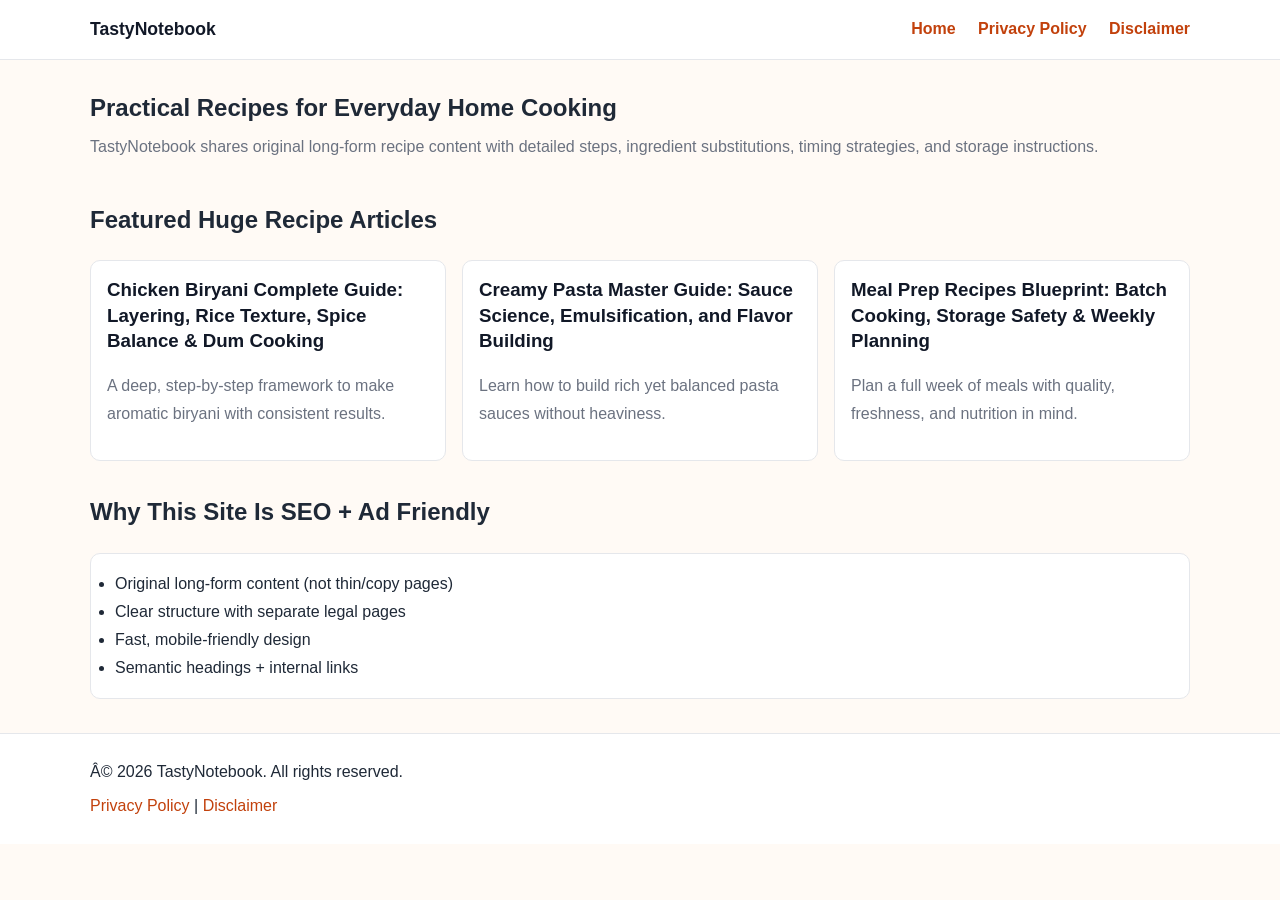
<file: public/index.html>
<!DOCTYPE html>
<html lang="en">
<head>
  <script async src="https://www.googletagmanager.com/gtm.js?id=GTM-5Q355PJ2"></script>
<script>
  window.dataLayer = window.dataLayer || [];
  function gtag(){dataLayer.push(arguments);}
  gtag('js', new Date());
</script>
  <!-- Histats.com  START  (aync)-->
<script type="text/javascript">var _Hasync= _Hasync|| [];
_Hasync.push(['Histats.start', '1,5060045,4,0,0,0,00010000']);
_Hasync.push(['Histats.fasi', '1']);
_Hasync.push(['Histats.track_hits', '']);
(function() {
var hs = document.createElement('script'); hs.type = 'text/javascript'; hs.async = true;
hs.src = ('//s10.histats.com/js15_as.js');
(document.getElementsByTagName('head')[0] || document.getElementsByTagName('body')[0]).appendChild(hs);
})();</script>
<noscript><a href="/" target="_blank"><img  src="//sstatic1.histats.com/0.gif?5060045&101" alt="site stats" border="0"></a></noscript>
<!-- Histats.com  END  -->
  <!--Start of Tawk.to Script-->
<script type="text/javascript">
var Tawk_API=Tawk_API||{}, Tawk_LoadStart=new Date();
(function(){
var s1=document.createElement("script"),s0=document.getElementsByTagName("script")[0];
s1.async=true;
s1.src='https://embed.tawk.to/6a390212b68b001d44260e4e/1jrnb06h9';
s1.charset='UTF-8';
s1.setAttribute('crossorigin','*');
s0.parentNode.insertBefore(s1,s0);
})();
</script>
<!--End of Tawk.to Script-->
  <meta charset="UTF-8" />
  <meta name="viewport" content="width=device-width, initial-scale=1.0" />
  <title>TastyNotebook | Recipe Guides, Cooking Tips & Meal Ideas</title>
  <meta name="description" content="TastyNotebook publishes in-depth recipe guides, cooking techniques, ingredient tips, meal prep plans, and practical kitchen advice for home cooks." />
  <meta name="robots" content="index, follow" />
  <link rel="canonical" href="https://example.com/" />

  <!-- Open Graph -->
  <meta property="og:title" content="TastyNotebook | Recipe Guides & Cooking Tips" />
  <meta property="og:description" content="Explore long-form recipes with step-by-step instructions, ingredient notes, substitutions, and storage tips." />
  <meta property="og:type" content="website" />
  <meta property="og:url" content="https://example.com/" />
  <meta property="og:image" content="https://example.com/assets/og-recipe.jpg" />

  <!-- Twitter -->
  <meta name="twitter:card" content="summary_large_image" />

  <link rel="stylesheet" href="style.css" />
</head>
<body>
  <header class="site-header">
    <div class="container nav-wrap">
      <a href="index.html" class="logo">TastyNotebook</a>
      <nav aria-label="Main navigation">
        <a href="index.html">Home</a>
        <a href="privacy-policy.html">Privacy Policy</a>
        <a href="disclaimer.html">Disclaimer</a>
      </nav>
    </div>
  </header>

  <main class="container">
    <section class="hero">
      <h1>Practical Recipes for Everyday Home Cooking</h1>
      <p>
        TastyNotebook shares original long-form recipe content with detailed steps,
        ingredient substitutions, timing strategies, and storage instructions.
      </p>
    </section>

    <section>
      <h2>Featured Huge Recipe Articles</h2>
      <div class="grid">
        <article class="card">
          <h3><a href="articles/chicken-biryani-complete-guide.html">Chicken Biryani Complete Guide: Layering, Rice Texture, Spice Balance & Dum Cooking</a></h3>
          <p>A deep, step-by-step framework to make aromatic biryani with consistent results.</p>
        </article>

        <article class="card">
          <h3><a href="articles/creamy-pasta-master-guide.html">Creamy Pasta Master Guide: Sauce Science, Emulsification, and Flavor Building</a></h3>
          <p>Learn how to build rich yet balanced pasta sauces without heaviness.</p>
        </article>

        <article class="card">
          <h3><a href="articles/meal-prep-recipes-blueprint.html">Meal Prep Recipes Blueprint: Batch Cooking, Storage Safety & Weekly Planning</a></h3>
          <p>Plan a full week of meals with quality, freshness, and nutrition in mind.</p>
        </article>
      </div>
    </section>

    <section class="info-box">
      <h2>Why This Site Is SEO + Ad Friendly</h2>
      <ul>
        <li>Original long-form content (not thin/copy pages)</li>
        <li>Clear structure with separate legal pages</li>
        <li>Fast, mobile-friendly design</li>
        <li>Semantic headings + internal links</li>
      </ul>
    </section>
  </main>

  <footer class="site-footer">
    <div class="container">
      <p>© 2026 TastyNotebook. All rights reserved.</p>
      <p>
        <a href="privacy-policy.html">Privacy Policy</a> |
        <a href="disclaimer.html">Disclaimer</a>
      </p>
    </div>
  </footer>
</body>
</html>
</file>
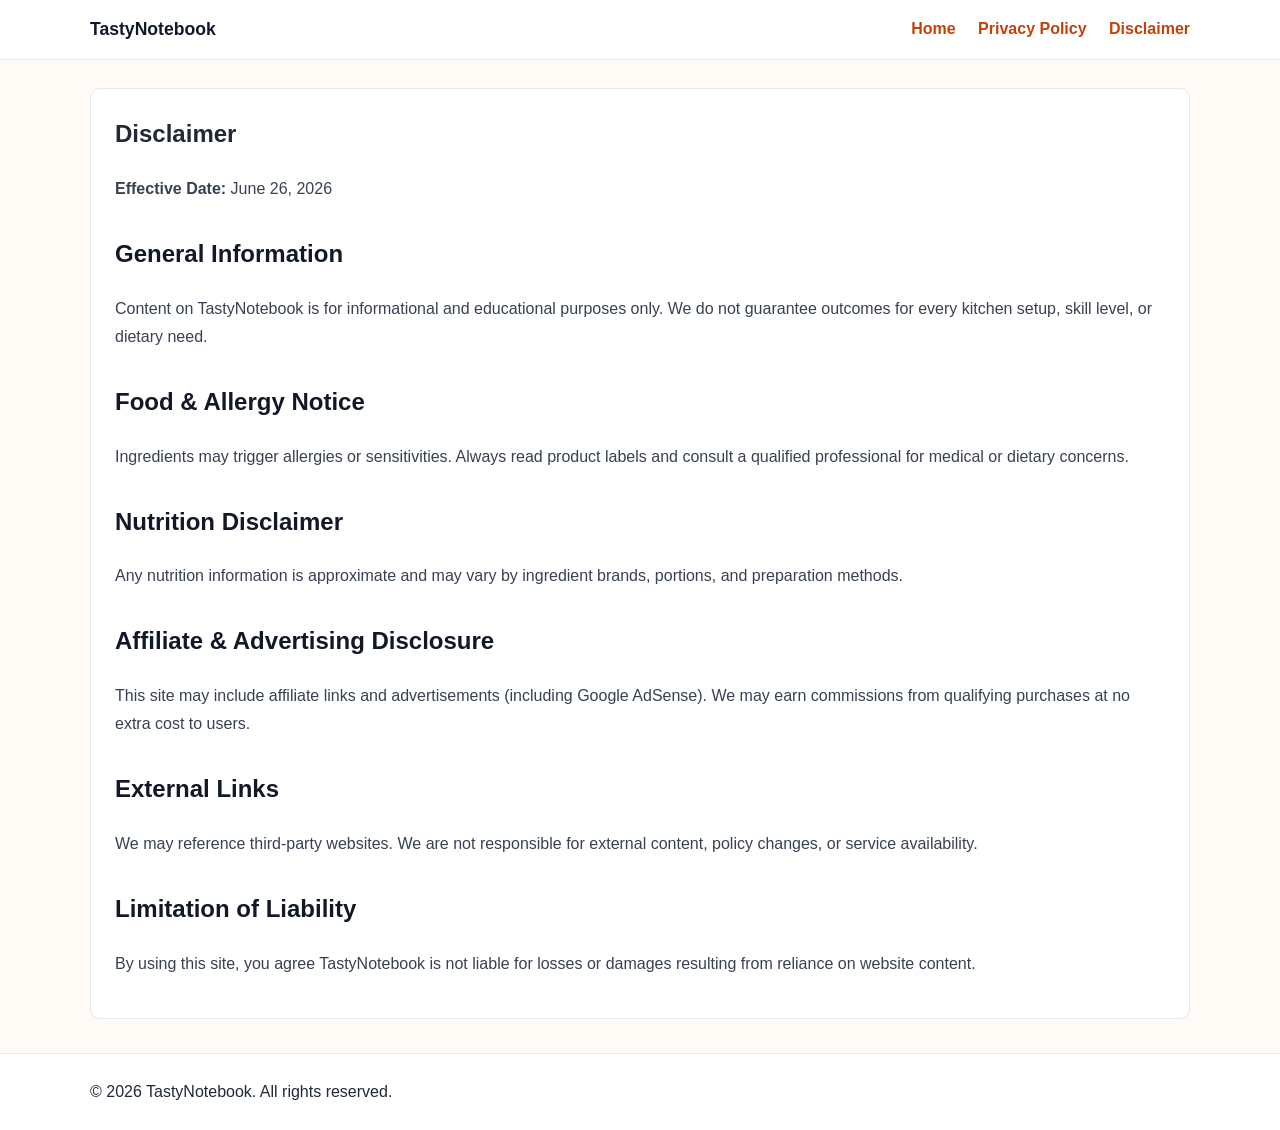
<file: public/disclaimer.html>
<!DOCTYPE html>
<html lang="en">
<head>
  <meta charset="UTF-8" />
  <meta name="viewport" content="width=device-width, initial-scale=1.0" />
  <title>Disclaimer | TastyNotebook</title>
  <meta name="description" content="Disclaimer for TastyNotebook." />
  <meta name="robots" content="index, follow" />
  <link rel="canonical" href="https://example.com/disclaimer.html" />
  <link rel="stylesheet" href="style.css" />
</head>
<body>
<header class="site-header">
  <div class="container nav-wrap">
    <a href="index.html" class="logo">TastyNotebook</a>
    <nav aria-label="Main navigation">
      <a href="index.html">Home</a>
      <a href="privacy-policy.html">Privacy Policy</a>
      <a href="disclaimer.html">Disclaimer</a>
    </nav>
  </div>
</header>

<main class="container">
  <article class="page">
    <h1>Disclaimer</h1>
    <p><strong>Effective Date:</strong> June 26, 2026</p>

    <h2>General Information</h2>
    <p>
      Content on TastyNotebook is for informational and educational purposes only.
      We do not guarantee outcomes for every kitchen setup, skill level, or dietary need.
    </p>

    <h2>Food & Allergy Notice</h2>
    <p>
      Ingredients may trigger allergies or sensitivities. Always read product labels
      and consult a qualified professional for medical or dietary concerns.
    </p>

    <h2>Nutrition Disclaimer</h2>
    <p>
      Any nutrition information is approximate and may vary by ingredient brands,
      portions, and preparation methods.
    </p>

    <h2>Affiliate & Advertising Disclosure</h2>
    <p>
      This site may include affiliate links and advertisements (including Google AdSense).
      We may earn commissions from qualifying purchases at no extra cost to users.
    </p>

    <h2>External Links</h2>
    <p>
      We may reference third-party websites. We are not responsible for external content,
      policy changes, or service availability.
    </p>

    <h2>Limitation of Liability</h2>
    <p>
      By using this site, you agree TastyNotebook is not liable for losses or damages
      resulting from reliance on website content.
    </p>
  </article>
</main>

<footer class="site-footer">
  <div class="container">
    <p>© 2026 TastyNotebook. All rights reserved.</p>
  </div>
</footer>
</body>
</html>
</file>
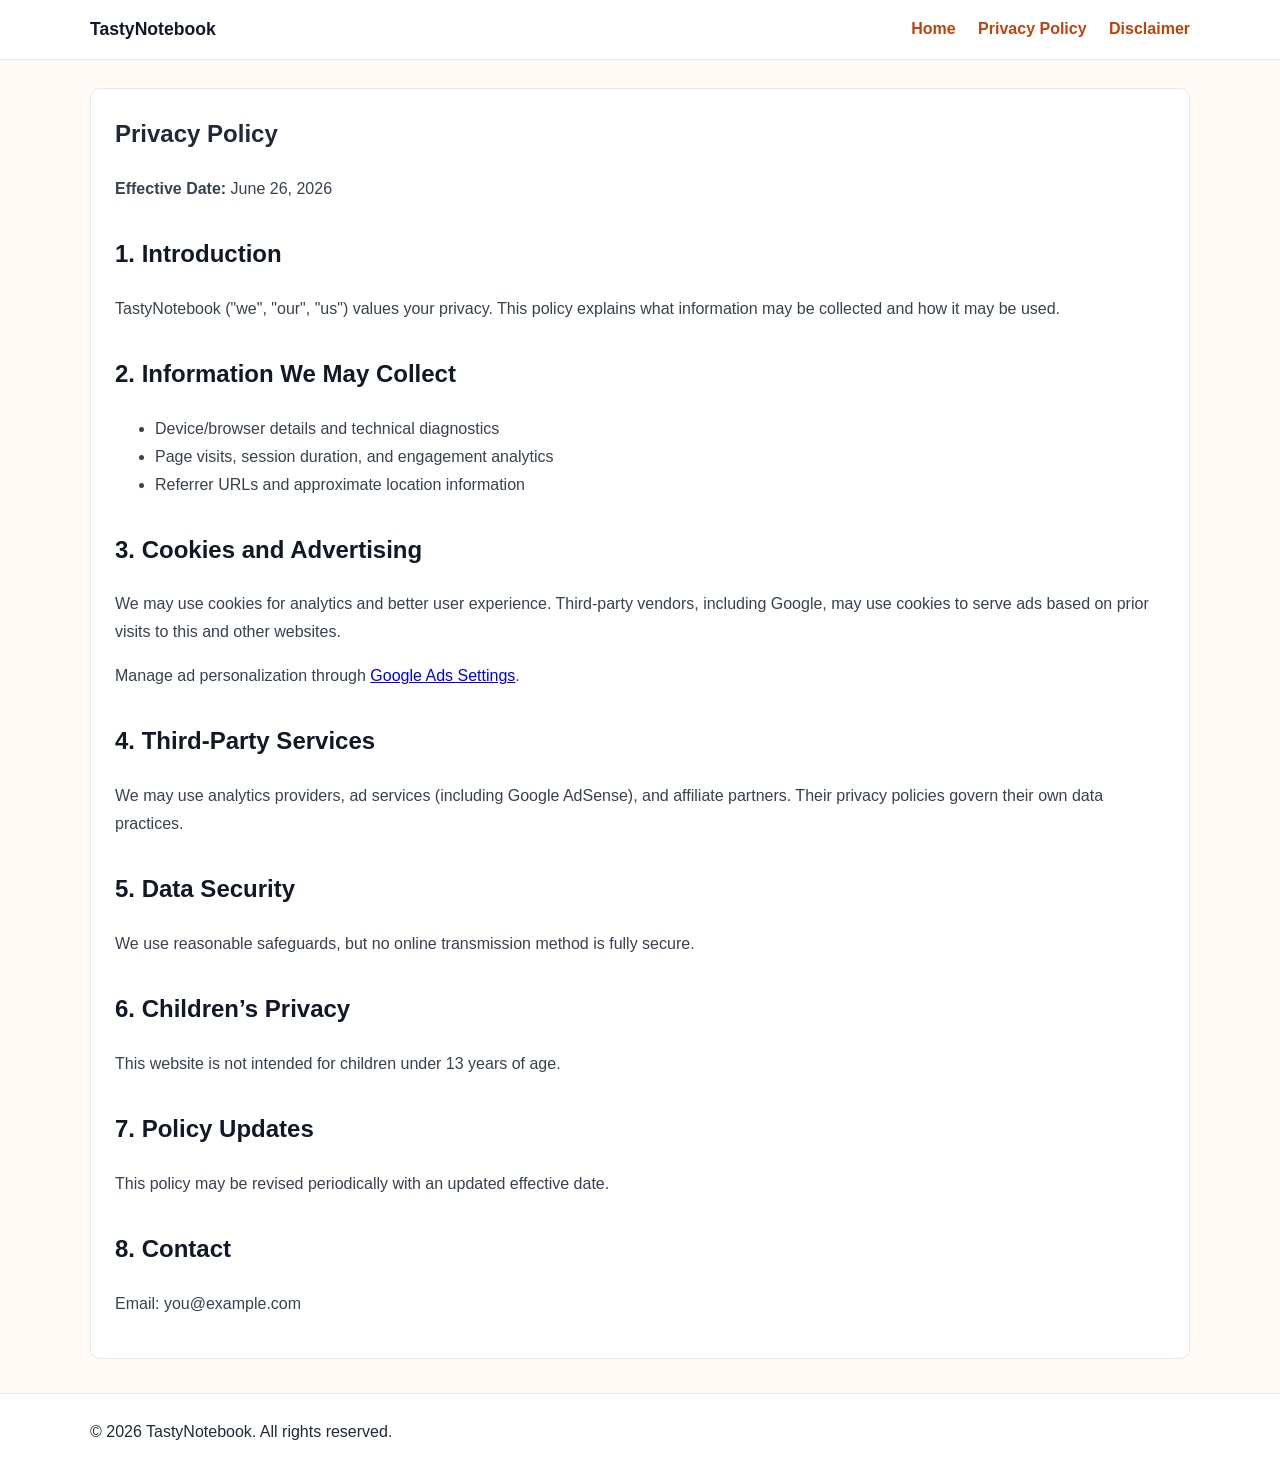
<file: public/privacy-policy.html>
<!DOCTYPE html>
<html lang="en">
<head>
  <meta charset="UTF-8" />
  <meta name="viewport" content="width=device-width, initial-scale=1.0" />
  <title>Privacy Policy | TastyNotebook</title>
  <meta name="description" content="Privacy Policy for TastyNotebook." />
  <meta name="robots" content="index, follow" />
  <link rel="canonical" href="https://example.com/privacy-policy.html" />
  <link rel="stylesheet" href="style.css" />
</head>
<body>
<header class="site-header">
  <div class="container nav-wrap">
    <a href="index.html" class="logo">TastyNotebook</a>
    <nav aria-label="Main navigation">
      <a href="index.html">Home</a>
      <a href="privacy-policy.html">Privacy Policy</a>
      <a href="disclaimer.html">Disclaimer</a>
    </nav>
  </div>
</header>

<main class="container">
  <article class="page">
    <h1>Privacy Policy</h1>
    <p><strong>Effective Date:</strong> June 26, 2026</p>

    <h2>1. Introduction</h2>
    <p>
      TastyNotebook ("we", "our", "us") values your privacy.
      This policy explains what information may be collected and how it may be used.
    </p>

    <h2>2. Information We May Collect</h2>
    <ul>
      <li>Device/browser details and technical diagnostics</li>
      <li>Page visits, session duration, and engagement analytics</li>
      <li>Referrer URLs and approximate location information</li>
    </ul>

    <h2>3. Cookies and Advertising</h2>
    <p>
      We may use cookies for analytics and better user experience. Third-party vendors, including Google,
      may use cookies to serve ads based on prior visits to this and other websites.
    </p>
    <p>
      Manage ad personalization through
      <a href="https://www.google.com/settings/ads" target="_blank" rel="nofollow noopener">Google Ads Settings</a>.
    </p>

    <h2>4. Third-Party Services</h2>
    <p>
      We may use analytics providers, ad services (including Google AdSense), and affiliate partners.
      Their privacy policies govern their own data practices.
    </p>

    <h2>5. Data Security</h2>
    <p>We use reasonable safeguards, but no online transmission method is fully secure.</p>

    <h2>6. Children’s Privacy</h2>
    <p>This website is not intended for children under 13 years of age.</p>

    <h2>7. Policy Updates</h2>
    <p>This policy may be revised periodically with an updated effective date.</p>

    <h2>8. Contact</h2>
    <p>Email: you@example.com</p>
  </article>
</main>

<footer class="site-footer">
  <div class="container">
    <p>© 2026 TastyNotebook. All rights reserved.</p>
  </div>
</footer>
</body>
</html>
</file>
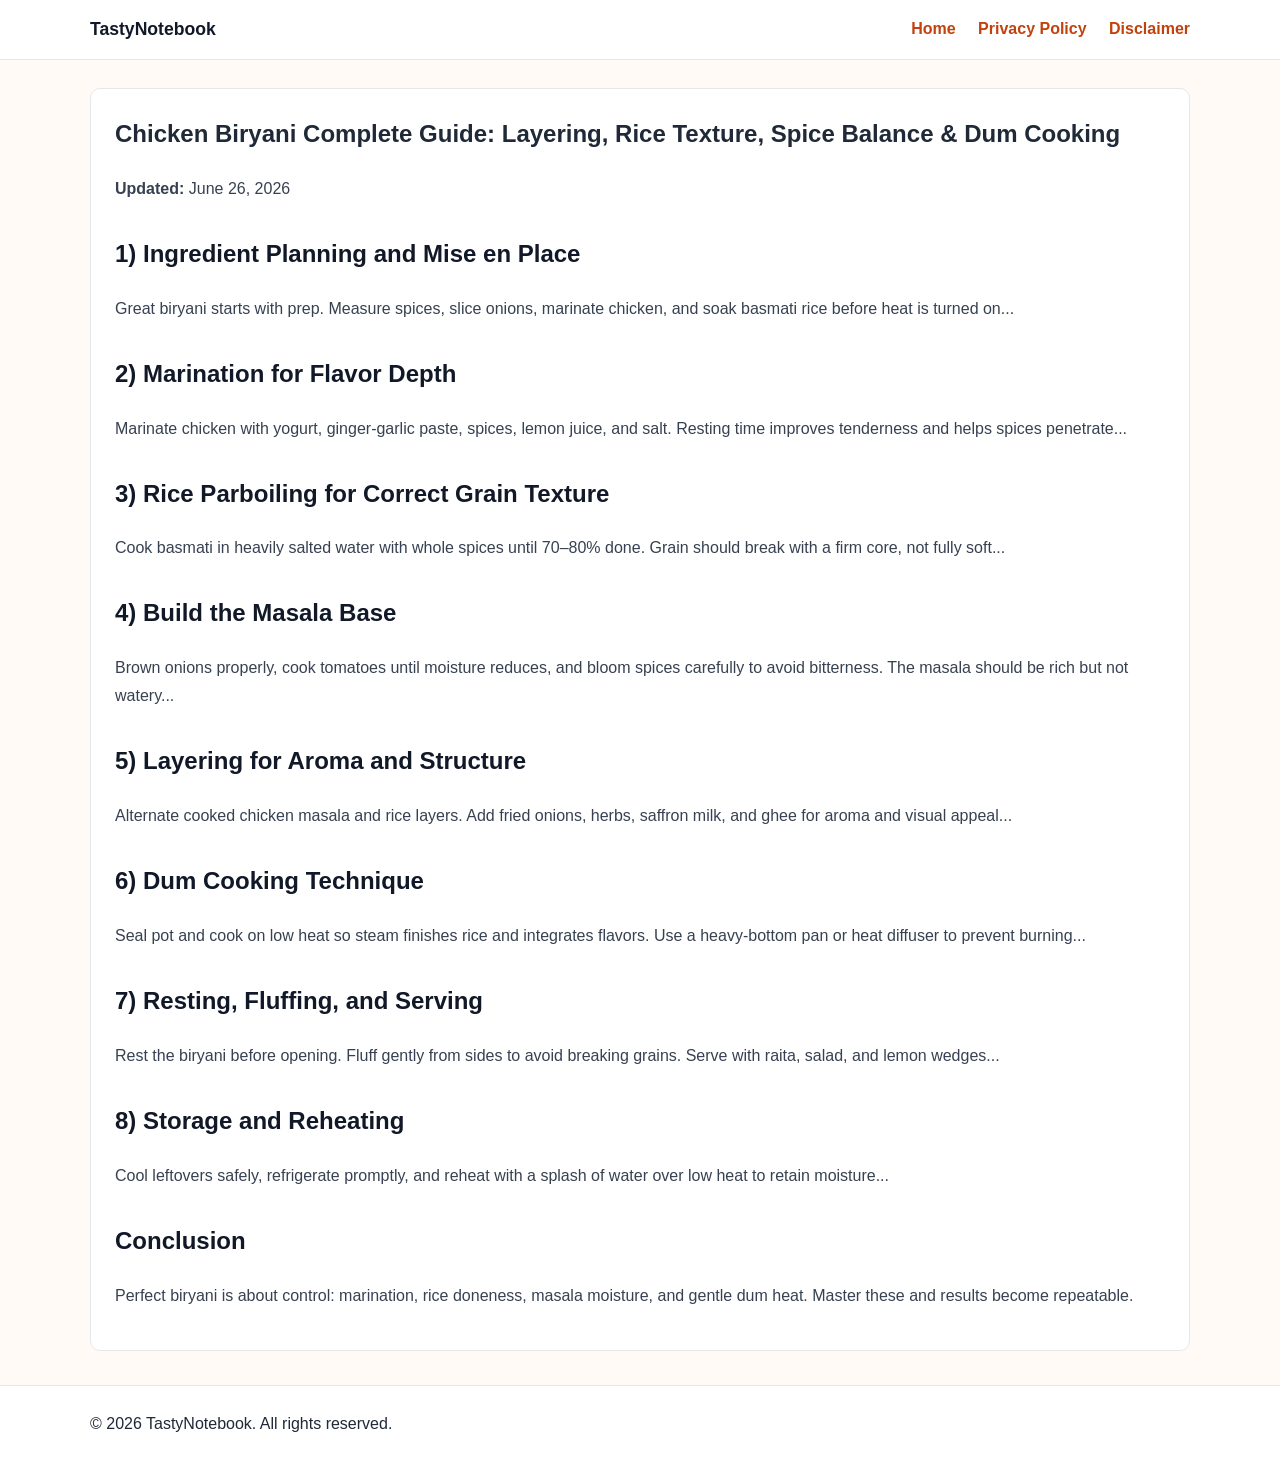
<file: public/articles/chicken-biryani-complete-guide.html>
<!DOCTYPE html>
<html lang="en">
<head>
  <meta charset="UTF-8" />
  <meta name="viewport" content="width=device-width, initial-scale=1.0" />
  <title>Chicken Biryani Complete Guide | TastyNotebook</title>
  <meta name="description" content="A complete long-form chicken biryani recipe guide covering rice prep, marination, spice layering, dum cooking, troubleshooting, and storage." />
  <meta name="robots" content="index, follow" />
  <link rel="canonical" href="https://example.com/articles/chicken-biryani-complete-guide.html" />
  <link rel="stylesheet" href="../style.css" />
</head>
<body>
<header class="site-header">
  <div class="container nav-wrap">
    <a href="../index.html" class="logo">TastyNotebook</a>
    <nav aria-label="Main navigation">
      <a href="../index.html">Home</a>
      <a href="../privacy-policy.html">Privacy Policy</a>
      <a href="../disclaimer.html">Disclaimer</a>
    </nav>
  </div>
</header>

<main class="container">
  <article class="page">
    <h1>Chicken Biryani Complete Guide: Layering, Rice Texture, Spice Balance & Dum Cooking</h1>
    <p><strong>Updated:</strong> June 26, 2026</p>

    <h2>1) Ingredient Planning and Mise en Place</h2>
    <p>
      Great biryani starts with prep. Measure spices, slice onions, marinate chicken,
      and soak basmati rice before heat is turned on...
    </p>

    <h2>2) Marination for Flavor Depth</h2>
    <p>
      Marinate chicken with yogurt, ginger-garlic paste, spices, lemon juice, and salt.
      Resting time improves tenderness and helps spices penetrate...
    </p>

    <h2>3) Rice Parboiling for Correct Grain Texture</h2>
    <p>
      Cook basmati in heavily salted water with whole spices until 70–80% done.
      Grain should break with a firm core, not fully soft...
    </p>

    <h2>4) Build the Masala Base</h2>
    <p>
      Brown onions properly, cook tomatoes until moisture reduces, and bloom spices
      carefully to avoid bitterness. The masala should be rich but not watery...
    </p>

    <h2>5) Layering for Aroma and Structure</h2>
    <p>
      Alternate cooked chicken masala and rice layers. Add fried onions, herbs,
      saffron milk, and ghee for aroma and visual appeal...
    </p>

    <h2>6) Dum Cooking Technique</h2>
    <p>
      Seal pot and cook on low heat so steam finishes rice and integrates flavors.
      Use a heavy-bottom pan or heat diffuser to prevent burning...
    </p>

    <h2>7) Resting, Fluffing, and Serving</h2>
    <p>
      Rest the biryani before opening. Fluff gently from sides to avoid breaking grains.
      Serve with raita, salad, and lemon wedges...
    </p>

    <h2>8) Storage and Reheating</h2>
    <p>
      Cool leftovers safely, refrigerate promptly, and reheat with a splash of water
      over low heat to retain moisture...
    </p>

    <h2>Conclusion</h2>
    <p>
      Perfect biryani is about control: marination, rice doneness, masala moisture,
      and gentle dum heat. Master these and results become repeatable.
    </p>
  </article>
</main>

<footer class="site-footer">
  <div class="container">
    <p>© 2026 TastyNotebook. All rights reserved.</p>
  </div>
</footer>
</body>
</html>
</file>
<file: public/style.css>
:root{
  --bg:#fffaf5;
  --surface:#ffffff;
  --text:#1f2937;
  --muted:#6b7280;
  --accent:#c2410c;
  --border:#e5e7eb;
}
*{box-sizing:border-box}
html,body{margin:0;padding:0}
body{
  font-family:Arial, Helvetica, sans-serif;
  color:var(--text);
  background:var(--bg);
  line-height:1.75;
}
.container{width:min(1100px,92%);margin:0 auto}
.site-header{
  background:#fff;
  border-bottom:1px solid var(--border);
}
.nav-wrap{
  display:flex;
  align-items:center;
  justify-content:space-between;
  padding:14px 0;
}
.logo{
  text-decoration:none;
  color:#111827;
  font-weight:700;
  font-size:1.1rem;
}
nav a{
  text-decoration:none;
  color:var(--accent);
  margin-left:18px;
  font-weight:600;
}
nav a:hover{text-decoration:underline}
.hero{padding:34px 0 8px}
.hero h1{margin:0 0 10px;line-height:1.2}
.hero p{margin:0;color:var(--muted)}
h2{margin-top:30px}
.grid{
  display:grid;
  grid-template-columns:repeat(auto-fit,minmax(260px,1fr));
  gap:16px;
}
.card{
  background:var(--surface);
  border:1px solid var(--border);
  border-radius:10px;
  padding:16px;
}
.card h3{margin-top:0;line-height:1.35}
.card a{color:#111827;text-decoration:none}
.card a:hover{color:var(--accent);text-decoration:underline}
.card p{color:var(--muted)}
.info-box ul{
  background:#fff;
  border:1px solid var(--border);
  border-radius:10px;
  padding:16px 24px;
}
.page{
  margin-top:28px;
  background:#fff;
  border:1px solid var(--border);
  border-radius:10px;
  padding:24px;
}
.page h1{margin-top:0}
.page p,.page li{color:#374151}
.page h2{color:#111827}
.site-footer{
  margin-top:34px;
  border-top:1px solid var(--border);
  background:#fff;
}
.site-footer .container{padding:18px 0}
.site-footer p{margin:6px 0}
.site-footer a{color:var(--accent);text-decoration:none}
.site-footer a:hover{text-decoration:underline}
</file>
